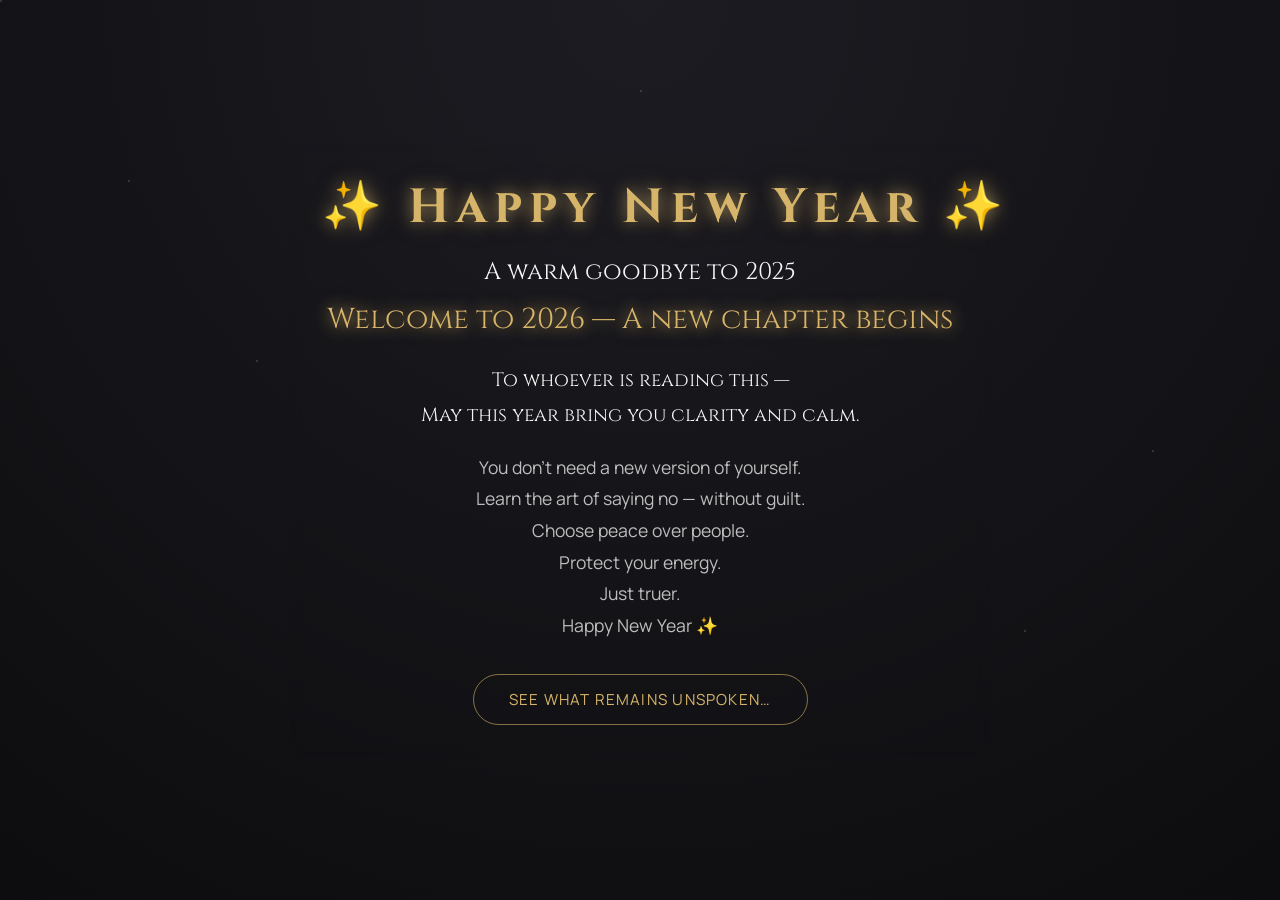
<file: index.html>
<!DOCTYPE html>
<html lang="en">
<head>
  <meta charset="UTF-8" />
  <meta name="viewport" content="width=device-width, initial-scale=1.0" />
  <title>Welcome to 2026</title>

  <!-- Google Fonts -->
  <link href="https://fonts.googleapis.com/css2?family=Cinzel:wght@400;600;700&family=Manrope:wght@300;400;500;600&display=swap" rel="stylesheet">

  <!-- CSS -->
  <link rel="stylesheet" href="style.css" />
</head>
<body>

  <!-- HERO SECTION -->
  <section class="hero">
    <div class="confetti-layer"></div>

    <div class="hero-content">
      <!-- Main Heading -->
      <h1 class="year">✨ Happy New Year ✨</h1>

      <!-- Subheading: Farewell 2025 -->
      <p class="farewell">A warm goodbye to 2025</p>

      <!-- Subheading: Welcome 2026 -->
      <p class="welcome">Welcome to 2026 — A new chapter begins</p>

      <!-- Poetic Wish -->
      <p class="hero-text">
        To whoever is reading this —<br>
        May this year bring you clarity and calm.
      </p>

      <p class="hero-subtext">
        You don’t need a new version of yourself.<br>
        Learn the art of saying no — without guilt.<br>
        Choose peace over people.<br>
        Protect your energy.<br>
        Just truer.<br>
        Happy New Year ✨
      </p>

      <!-- CTA Button -->
      <button class="cta-btn" id="transitionBtn">
        See what remains unspoken…
      </button>
    </div>
  </section>

<script src="script.js"></script>
</body>
</html>
</file>
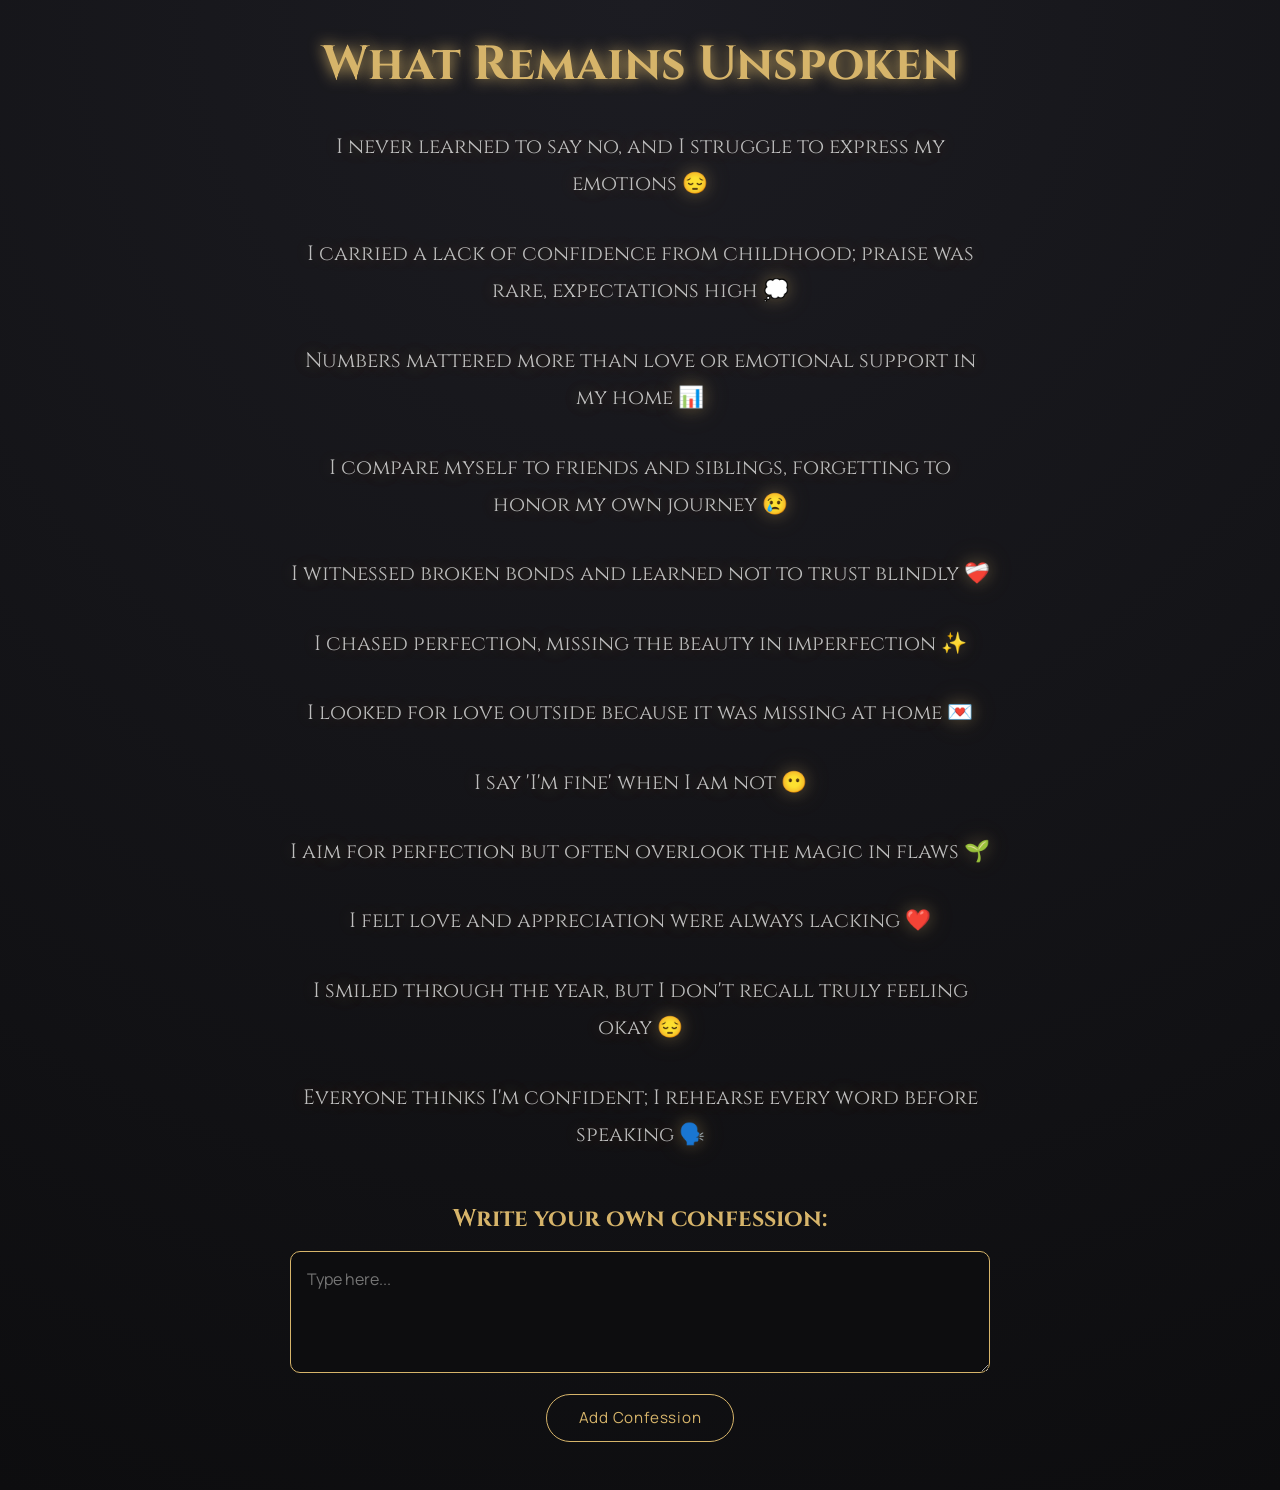
<file: confessions.html>
<!DOCTYPE html>
<html lang="en">
<head>
  <meta charset="UTF-8" />
  <meta name="viewport" content="width=device-width, initial-scale=1.0" />
  <title>Unspoken Confessions</title>

  <!-- Google Fonts -->
  <link href="https://fonts.googleapis.com/css2?family=Cinzel:wght@400;600;700&family=Manrope:wght@300;400;500;600&display=swap" rel="stylesheet">

  <!-- CSS -->
  <link rel="stylesheet" href="confessions.css" />
</head>
<body>

  <!-- CONFETTI BACKGROUND -->
  <div class="confetti-layer"></div>

  <!-- CONFESSIONS CONTAINER -->
  <div class="confessions-container">
    <h1 class="title">What Remains Unspoken</h1>
    <div class="confession-text"></div>

    <!-- User Confession Input -->
    <div class="user-confession">
      <h2>Write your own confession:</h2>
      <textarea id="userInput" placeholder="Type here..." rows="4"></textarea>
      <button id="submitConfession">Add Confession</button>
      <div id="userConfessionDisplay"></div>
    </div>
  </div>

  <!-- JS -->
  <script src="confessions.js"></script>
</body>
</html>
</file>
<file: style.css>
/* --------------------
   ROOT & RESET
--------------------- */
* {
  margin: 0;
  padding: 0;
  box-sizing: border-box;
}

:root {
  --bg-dark: #0d0d0f;
  --bg-soft: #151518;
  --gold: #d6b46a;
  --gold-soft: rgba(214, 180, 106, 0.6);
  --text-main: #f5f5f5;
  --text-muted: #bdbdbd;
  --star: rgba(255,255,255,0.2);
}

body {
  font-family: 'Manrope', sans-serif;
  background: radial-gradient(circle at top, #1c1c22, var(--bg-dark));
  color: var(--text-main);
  min-height: 100vh;
  overflow-x: hidden;
  position: relative;
}

/* --------------------
   HERO CONTENT
--------------------- */
.hero {
  display: flex;
  align-items: center;    
  justify-content: center; 
  min-height: 100vh;
  padding: 2rem;
  text-align: center;
  flex-direction: column;
}

.hero-content {
  max-width: 700px;
  backdrop-filter: blur(6px);
  padding: 2rem;
  border-radius: 20px;
  position: relative;
}

/* --------------------
   YEAR HEADING
--------------------- */
.year {
  font-family: 'Cinzel', serif;
  font-size: clamp(2rem, 10vw, 3rem); 
  font-weight: 700;
  letter-spacing: 0.15em;
  color: var(--gold);
  margin-bottom: 1rem;
  text-shadow: 0 0 15px var(--gold-soft), 0 0 30px rgba(214,180,106,0.3);
  animation: glow 2s ease-in-out infinite alternate;
  white-space: nowrap;
  text-align: center;
}

/* Glow Animation */
@keyframes glow {
  from { text-shadow: 0 0 10px var(--gold-soft), 0 0 20px rgba(214,180,106,0.2); }
  to { text-shadow: 0 0 25px var(--gold), 0 0 50px rgba(214,180,106,0.4); }
}

/* --------------------
   FAREWELL 2025
--------------------- */
.farewell {
  font-family: 'Cinzel', serif;
  font-size: clamp(1rem, 2.5vw, 1.5rem);
  color: var(--text-main);
  opacity: 0;
  animation: fadeSlide 4s ease forwards;
  margin-bottom: 0.8rem;
}

@keyframes fadeSlide {
  0% { opacity: 0; transform: translateY(20px); }
  50% { opacity: 1; transform: translateY(0); }
  100% { opacity: 1; transform: translateY(0); }
}

/* --------------------
   WELCOME 2026
--------------------- */
.welcome {
  font-family: 'Cinzel', serif;
  font-size: clamp(1.2rem, 3vw, 1.8rem);
  color: var(--gold);
  opacity: 0;
  animation: glowFade 5s ease forwards;
  margin-bottom: 1.5rem;
}

@keyframes glowFade {
  0% { opacity: 0; text-shadow: 0 0 5px var(--gold-soft); }
  50% { opacity: 1; text-shadow: 0 0 20px var(--gold), 0 0 40px rgba(214,180,106,0.4); }
  100% { opacity: 1; text-shadow: 0 0 15px var(--gold), 0 0 30px rgba(214,180,106,0.3); }
}

/* --------------------
   POETIC WISH
--------------------- */
.hero-text {
  font-family: 'Cinzel', serif;
  font-size: clamp(0.95rem, 2.5vw, 1.2rem);
  line-height: 1.8;
  color: var(--text-main);
  margin-bottom: 1.2rem;
}

.hero-subtext {
  font-family: 'Manrope', sans-serif;
  font-size: clamp(0.9rem, 2.2vw, 1.1rem);
  line-height: 1.8;
  color: var(--text-muted);
  margin-bottom: 2rem;
}

/* --------------------
   CTA BUTTON
--------------------- */
.cta-btn {
  font-family: 'Manrope', sans-serif;
  font-size: 0.95rem;
  letter-spacing: 0.08em;
  text-transform: uppercase;
  padding: 0.9rem 2.2rem;
  border-radius: 999px;
  border: 1px solid var(--gold-soft);
  background: transparent;
  color: var(--gold);
  cursor: pointer;
  transition: all 0.35s ease;
  position: relative;
  overflow: hidden;
}

.cta-btn::before {
  content: '';
  position: absolute;
  inset: 0;
  background: linear-gradient(
    120deg,
    transparent,
    rgba(214, 180, 106, 0.25),
    transparent
  );
  transform: translateX(-100%);
  transition: transform 0.6s ease;
}

.cta-btn:hover::before {
  transform: translateX(100%);
}

.cta-btn:hover {
  box-shadow: 0 0 25px rgba(214, 180, 106, 0.35);
  transform: translateY(-2px);
}

/* --------------------
   CONFESSIONS
--------------------- */
.confessions {
  display: none;
  margin-top: 3rem;
  text-align: left;
}

.confession {
  font-size: 1rem;
  line-height: 1.8;
  color: var(--text-muted);
  margin-bottom: 2rem;
  opacity: 0;
  animation: fadeUp 0.8s ease forwards;
}

.confession span {
  display: block;
  margin-top: 0.4rem;
  font-size: 0.9rem;
  color: #8f8f8f;
}

@keyframes fadeUp {
  from { opacity: 0; transform: translateY(12px); }
  to { opacity: 1; transform: translateY(0); }
}

/* --------------------
   CONFETTI & STARS
--------------------- */
.confetti {
  position: fixed;
  top: -10px;
  width: 6px;
  height: 6px;
  background: var(--gold);
  opacity: 0.6;
  border-radius: 50%;
  animation: fall linear infinite;
  z-index: 0;
}

@keyframes fall {
  to { transform: translateY(110vh) rotate(360deg); }
}

.confetti-layer::before {
  content: '';
  position: fixed;
  width: 2px;
  height: 2px;
  background: var(--star);
  top: 0;
  left: 0;
  box-shadow: 
    10vw 20vh var(--star),
    50vw 10vh var(--star),
    80vw 70vh var(--star),
    30vw 80vh var(--star),
    90vw 50vh var(--star),
    20vw 40vh var(--star),
    70vw 30vh var(--star);
  border-radius: 50%;
  animation: twinkle 3s ease-in-out infinite alternate;
}

@keyframes twinkle {
  0%, 100% { opacity: 0.3; }
  50% { opacity: 1; }
}

/* --------------------
   RESPONSIVE
--------------------- */
@media (max-width: 768px) {
  .year { font-size: clamp(2rem, 12vw, 2.8rem); }
  .farewell { font-size: clamp(0.95rem, 2.5vw, 1.3rem); }
  .welcome { font-size: clamp(1rem, 3vw, 1.5rem); }
  .hero-text { font-size: clamp(0.9rem, 2.5vw, 1.05rem); }
  .hero-subtext { font-size: clamp(0.85rem, 2.2vw, 1rem); }
}

@media (max-width: 480px) {
  .year { font-size: clamp(1.5rem, 14vw, 2.2rem); }
  .farewell { font-size: clamp(0.85rem, 3vw, 1rem); }
  .welcome { font-size: clamp(0.9rem, 3vw, 1.1rem); }
  .hero-text, .hero-subtext { line-height: 1.5; font-size: clamp(0.8rem, 3vw, 0.95rem); }
  .cta-btn { padding: 0.6rem 1.5rem; font-size: 0.85rem; }
  .hero-content { padding: 1rem; }
}
</file>
<file: confessions.css>
/* -------------------- RESET -------------------- */
* {
  margin: 0;
  padding: 0;
  box-sizing: border-box;
}

:root {
  --bg-dark: #0d0d0f;
  --gold: #d6b46a;
  --text-main: #f5f5f5;
  --text-muted: #bdbdbd;
}

body {
  font-family: 'Manrope', sans-serif;
  background: radial-gradient(circle at top, #1c1c22, var(--bg-dark));
  color: var(--text-main);
  min-height: 100vh;
  overflow-x: hidden;
  display: flex;
  align-items: center;
  justify-content: center;
  flex-direction: column;
  text-align: center;
  padding: 2rem;
}

/* TITLE */
.title {
  font-family: 'Cinzel', serif;
  font-size: clamp(2rem, 6vw, 3rem);
  color: var(--gold);
  margin-bottom: 2rem;
  text-shadow: 0 0 15px var(--gold);
  animation: glow 2s ease-in-out infinite alternate;
}

@keyframes glow {
  from { text-shadow: 0 0 10px var(--gold); }
  to { text-shadow: 0 0 25px var(--gold); }
}

/* CONFESSIONS TEXT */
.confession-text {
  font-family: 'Cinzel', serif;
  font-size: clamp(1rem, 2.5vw, 1.3rem);
  line-height: 1.8;
  color: var(--text-muted);
  max-width: 700px;
  margin: 0 auto;
}

/* CONFESSION ANIMATION */
@keyframes fadeBlink {
  0% { opacity: 0; transform: translateY(10px); }
  50% { opacity: 1; transform: translateY(0); }
  100% { opacity: 1; }
}

.confession {
  font-size: clamp(1rem, 2.5vw, 1.3rem);
  line-height: 1.8;
  color: var(--text-muted);
  margin-bottom: 2rem;
  opacity: 0;
  animation: fadeBlink 0.8s forwards;
}

/* USER CONFESSION */
.user-confession {
  margin-top: 3rem;
  text-align: center;
  width: 100%;
  max-width: 700px;
}

.user-confession h2 {
  font-family: 'Cinzel', serif;
  color: var(--gold);
  margin-bottom: 1rem;
}

.user-confession textarea {
  width: 100%;
  padding: 1rem;
  font-family: 'Manrope', sans-serif;
  font-size: 1rem;
  border-radius: 10px;
  border: 1px solid var(--gold);
  resize: vertical;
  margin-bottom: 1rem;
  background: var(--bg-dark);
  color: var(--text-main);
}

.user-confession button {
  padding: 0.8rem 2rem;
  font-family: 'Manrope', sans-serif;
  font-size: 0.95rem;
  letter-spacing: 0.05em;
  border-radius: 999px;
  border: 1px solid var(--gold);
  background: transparent;
  color: var(--gold);
  cursor: pointer;
  transition: all 0.35s ease;
}

#userConfessionDisplay {
  margin-top: 1rem;
  font-size: 1rem;
  line-height: 1.6;
  color: var(--text-muted);
  text-align: left;
  white-space: pre-wrap;
}

/* CONFETTI */
.confetti {
  position: fixed;
  top: -10px;
  width: 6px;
  height: 6px;
  background: var(--gold);
  opacity: 0.6;
  border-radius: 50%;
  animation: fall linear infinite;
  z-index: 0;
}

@keyframes fall {
  to { transform: translateY(110vh) rotate(360deg); }
}

/* RESPONSIVE */
@media (max-width: 480px) {
  .title { font-size: clamp(1.5rem, 10vw, 2rem); }
  .confession-text { font-size: clamp(0.85rem, 3vw, 1rem); }
  .user-confession textarea { font-size: 0.9rem; }
  .user-confession button { font-size: 0.85rem; }
}

.confession {
  font-size: clamp(1rem, 2.5vw, 1.3rem);
  line-height: 1.8;
  color: var(--text-muted);
  margin-bottom: 2rem;
  text-shadow: 0 0 8px rgba(214, 180, 106, 0.3);
  animation: glowText 2.5s ease-in-out infinite alternate;
}

@keyframes glowText {
  from { text-shadow: 0 0 8px rgba(214, 180, 106, 0.3); }
  to { text-shadow: 0 0 16px rgba(214, 180, 106, 0.6); }
}
</file>
